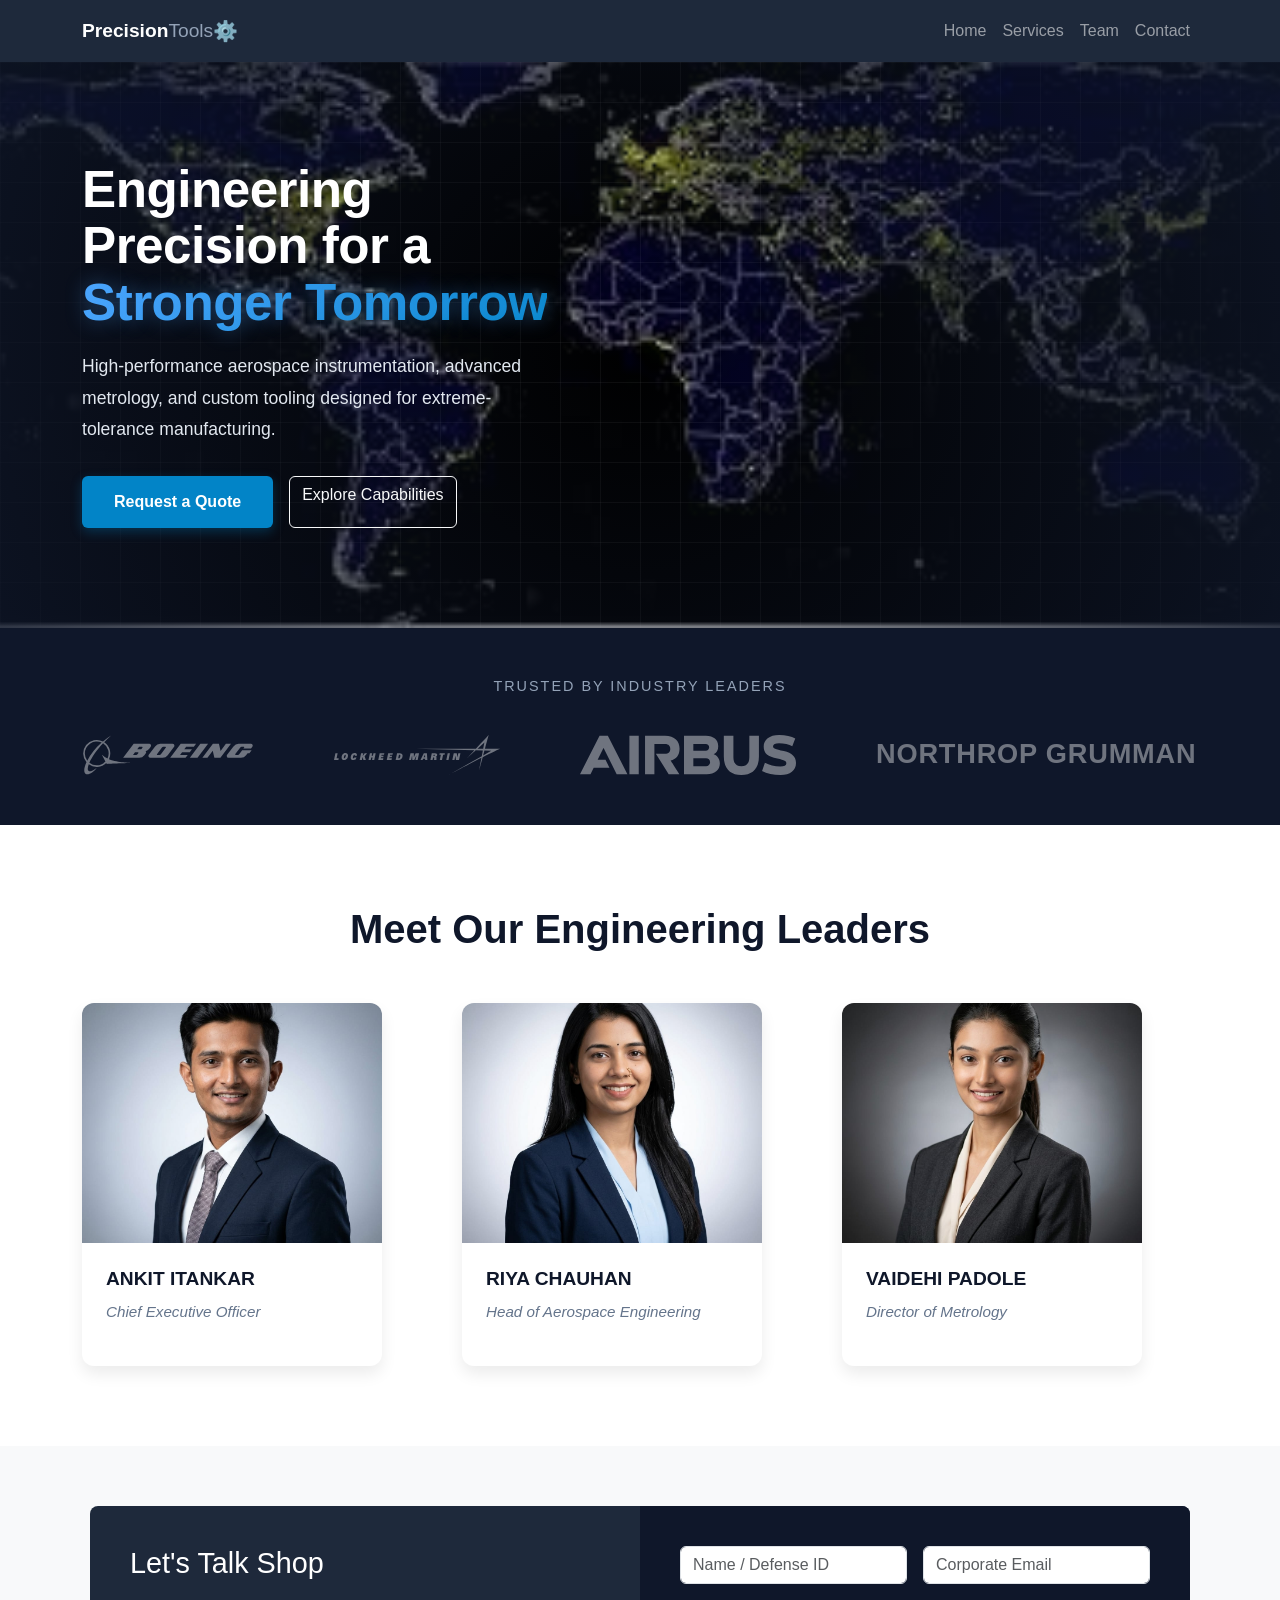
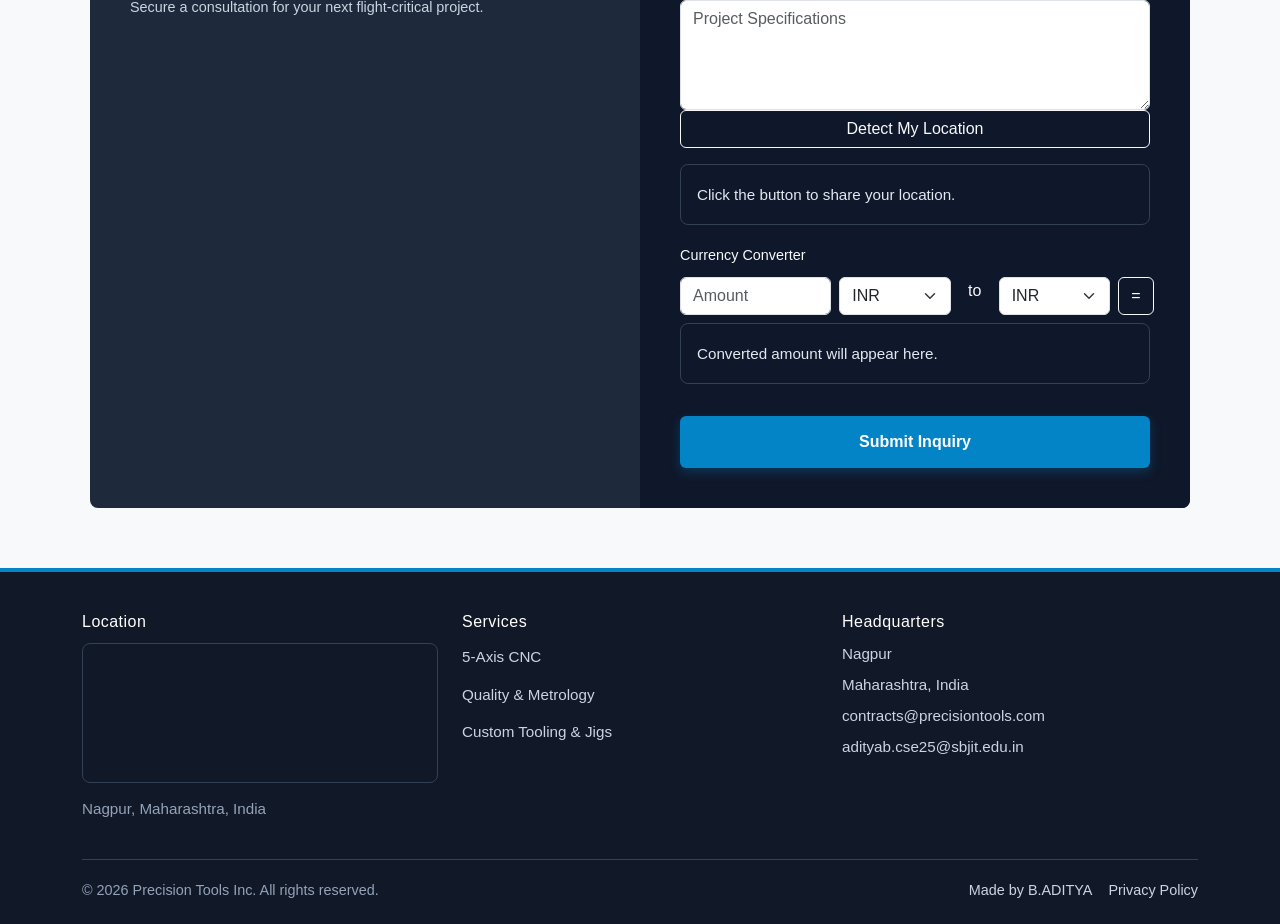
<file: index.html>
<!DOCTYPE html>
<html lang="en">

<head>
  <meta charset="UTF-8">
  <meta name="viewport" content="width=device-width, initial-scale=1.0">
  <title>Precision Tools Inc.</title>
  <link href="https://cdn.jsdelivr.net/npm/bootstrap@5.3.3/dist/css/bootstrap.min.css" rel="stylesheet">
  <link rel="stylesheet" href="css/style.css">
  <link rel="stylesheet" href="https://cdnjs.cloudflare.com/ajax/libs/font-awesome/6.4.0/css/all.min.css">
</head>
<body>
  <nav class="navbar navbar-expand-lg navbar-dark sticky-top">
    <div class="container">
      <a class="navbar-brand d-flex align-items-center" href="#home">
        <span class="logo-bold">Precision</span><span class="logo-light">Tools</span> ⚙️
      </a>
      <button class="navbar-toggler border-0" type="button" data-bs-toggle="collapse" data-bs-target="#navbarNav" aria-controls="navbarNav" aria-expanded="false" aria-label="Toggle navigation">
        <span class="navbar-toggler-icon"></span>
      </button>
      <div class="collapse navbar-collapse" id="navbarNav">
        <ul class="navbar-nav ms-auto align-items-lg-center">
          <li class="nav-item"><a class="nav-link" href="#home">Home</a></li>
          <li class="nav-item"><a class="nav-link" href="services.html">Services</a></li>
          <li class="nav-item"><a class="nav-link" href="#team">Team</a></li>
          <li class="nav-item"><a class="nav-link" href="#contact">Contact</a></li>
        </ul>
      </div>
    </div>
  </nav>
  <header id="home" class="hero">
    <div class="container">
      <h1>Engineering Precision for a <span class="highlight">Stronger Tomorrow</span></h1>
      <p>High-performance aerospace instrumentation, advanced metrology, and custom tooling designed for
        extreme-tolerance manufacturing.</p>
      <div class="d-flex gap-3">
        <a href="#contact" class="btn btn-primary">Request a Quote</a>
        <a href="services.html" class="btn btn-outline-light">Explore Capabilities</a>
      </div>
    </div>
  </header>

  <section class="trust-section">
    <div class="container">
      <h2>TRUSTED BY INDUSTRY LEADERS</h2>
      <div class="ticker-track">

        <a href="https://www.boeing.com" target="_blank" title="Visit Boeing">
          <img src="svg/boeing.svg" class="client-logo" alt="Boeing">
        </a>
        <a href="https://www.lockheedmartin.com" target="_blank" title="Visit Lockheed Martin">
          <img src="svg/lockheed.svg" class="client-logo" alt="Lockheed Martin">
        </a>
        <a href="https://www.airbus.com" target="_blank" title="Visit Airbus">
          <img src="svg/airbus.svg" class="client-logo" alt="Airbus">
        </a>
        <a href="https://www.northropgrumman.com" target="_blank" title="Visit Northrop Grumman">
          <img src="svg/northrop.svg" class="client-logo" alt="Northrop Grumman">
        </a>

        <a href="https://www.boeing.com" target="_blank" title="Visit Boeing">
          <img src="svg/boeing.svg" class="client-logo" alt="Boeing">
        </a>
        <a href="https://www.lockheedmartin.com" target="_blank" title="Visit Lockheed Martin">
          <img src="svg/lockheed.svg" class="client-logo" alt="Lockheed Martin">
        </a>
        <a href="https://www.airbus.com" target="_blank" title="Visit Airbus">
          <img src="svg/airbus.svg" class="client-logo" alt="Airbus">
        </a>
        <a href="https://www.northropgrumman.com" target="_blank" title="Visit Northrop Grumman">
          <img src="svg/northrop.svg" class="client-logo" alt="Northrop Grumman">
        </a>
      </div>
    </div>
  </div>
  </section>

  <section id="team" class="team-section">
    <div class="container">
      <h2>Meet Our Engineering Leaders</h2>
      <div class="row row-cols-1 row-cols-md-3 g-4 justify-content-center">

        <div class="col">
          <div class="team-card">
            <img src="images/ANKIT.jpeg" alt="ANKIT ITANKAR">
            <div class="card-info">
              <h3>ANKIT ITANKAR</h3>
              <p>Chief Executive Officer</p>
            </div>
          </div>
        </div>

        <div class="col">
          <div class="team-card">
            <img src="images/RIYA.jpeg" alt="RIYA CHAUHAN">
            <div class="card-info">
              <h3>RIYA CHAUHAN</h3>
              <p>Head of Aerospace Engineering</p>
            </div>
          </div>
        </div>

        <div class="col">
          <div class="team-card">
            <img src="images/VAIDHAI.jpeg" alt="VAIDEHI PADOLE">
            <div class="card-info">
              <h3>VAIDEHI PADOLE</h3>
              <p>Director of Metrology</p>
            </div>
          </div>
        </div>

      </div>
    </div>
  </section>

  <section id="contact" class="contact-section">
    <div class="container contact-container">
      <div class="row g-4">
        <div class="col-lg-6 contact-text">
          <h2>Let's Talk Shop</h2>
          <p>Secure a consultation for your next flight-critical project.</p>
        </div>
        <div class="col-lg-6 contact-form">
          <form action="#">
            <div class="row g-3 mb-3">
              <div class="col">
                <input type="text" class="form-control" placeholder="Name / Defense ID" required>
              </div>
              <div class="col">
                <input type="email" class="form-control" placeholder="Corporate Email" required>
              </div>
            </div>
            <textarea class="form-control" placeholder="Project Specifications" rows="4" required></textarea>
            <div class="mb-3">
              <button type="button" class="btn btn-outline-light w-100" id="detectLocationBtn">Detect My Location</button>
              <div id="locationOutput" class="location-output mt-3">Click the button to share your location.</div>
            </div>
            <div class="mb-3">
              <label class="form-label text-light">Currency Converter</label>
              <div class="row g-2">
                <div class="col-4">
                  <input type="number" class="form-control" id="amountInput" placeholder="Amount" step="0.01">
                </div>
                <div class="col-3">
                  <select class="form-select" id="fromCurrency">
                    <option value="USD">USD</option>
                    <option value="EUR">EUR</option>
                    <option value="INR" selected>INR</option>
                  </select>
                </div>
                <div class="col-1 text-center text-light">to</div>
                <div class="col-3">
                  <select class="form-select" id="toCurrency">
                    <option value="INR" selected>INR</option>
                    <option value="USD">USD</option>
                    <option value="EUR">EUR</option>
                  </select>
                </div>
                <div class="col-1">
                  <button type="button" class="btn btn-outline-light" id="convertBtn">=</button>
                </div>
              </div>
              <div id="conversionResult" class="location-output mt-2">Converted amount will appear here.</div>
            </div>
            <button type="submit" class="btn btn-primary w-100 mt-3">Submit Inquiry</button>
          </form>
        </div>
      </div>
    </div>
  </section>

  <footer class="footer footer-compact">
    <div class="container">
      <div class="row gx-4 gy-4 footer-grid">
        <div class="col-12 col-md-4 footer-map">
          <h4>Location</h4>
          <div class="map-frame">
            <iframe src="https://maps.google.com/maps?q=Nagpur%2C+Maharashtra%2C+India&z=15&output=embed" allowfullscreen="" loading="lazy"></iframe>
          </div>
          <p class="map-address">Nagpur, Maharashtra, India</p>
        </div>

        <div class="col-12 col-md-4 footer-links">
          <h4>Services</h4>
          <ul>
            <li><a href="services.html">5-Axis CNC</a></li>
            <li><a href="services.html">Quality & Metrology</a></li>
            <li><a href="services.html">Custom Tooling & Jigs</a></li>
          </ul>
        </div>

        <div class="col-12 col-md-4 footer-contact">
          <h4>Headquarters</h4>
          <p class="footer-contact-line">Nagpur</p>
          <p class="footer-contact-line">Maharashtra, India</p>
          <p class="footer-contact-line footer-contact-email">contracts@precisiontools.com</p>
          <p class="footer-contact-line footer-contact-email">adityab.cse25@sbjit.edu.in</p>
        </div>
      </div>

      <div class="footer-bottom">
        <p>© 2026 Precision Tools Inc. All rights reserved.</p>
        <div class="legal-links">
          <a href="#">Made by B.ADITYA</a>
          <a href="#">Privacy Policy</a>
        </div>
      </div>
    </div>
  </footer>  
  <script src="https://cdn.jsdelivr.net/npm/bootstrap@5.3.3/dist/js/bootstrap.bundle.min.js"></script>
  <script src="js/app.js"></script>

</body>

</html>
</file>
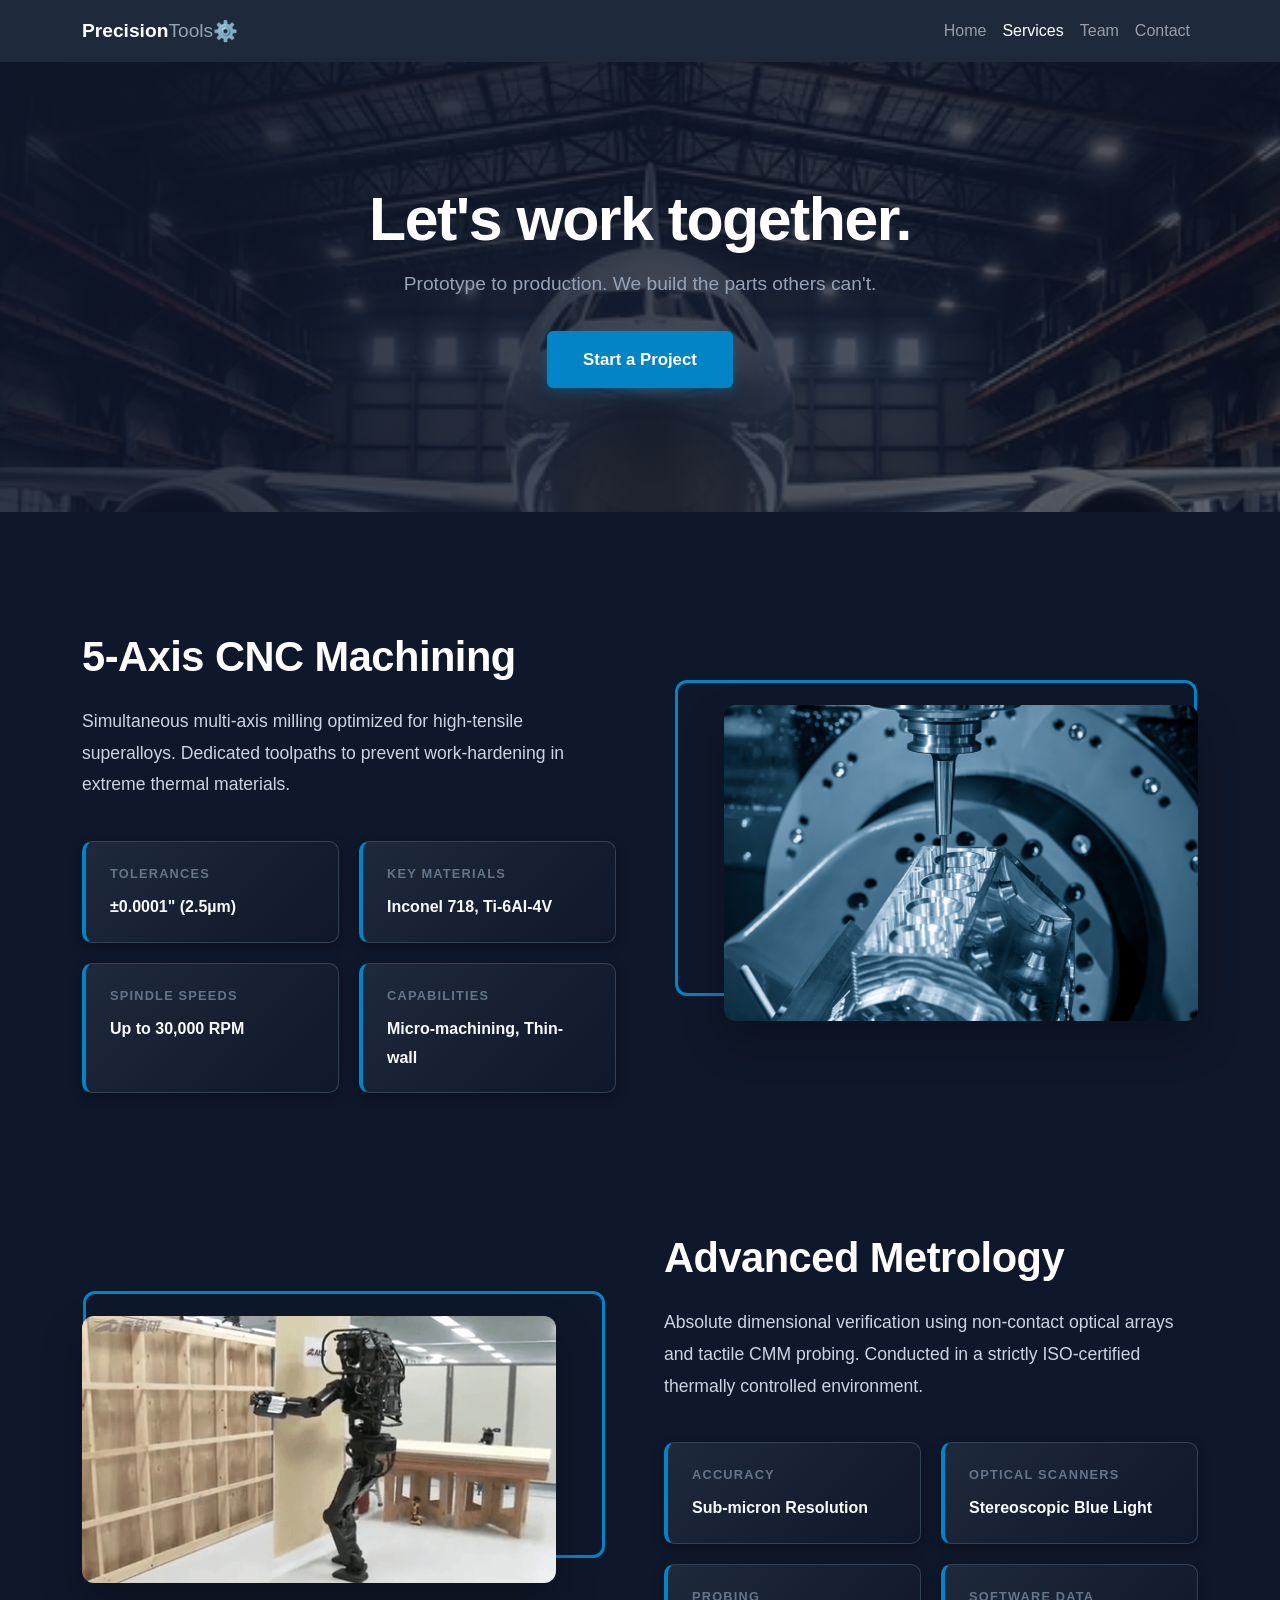
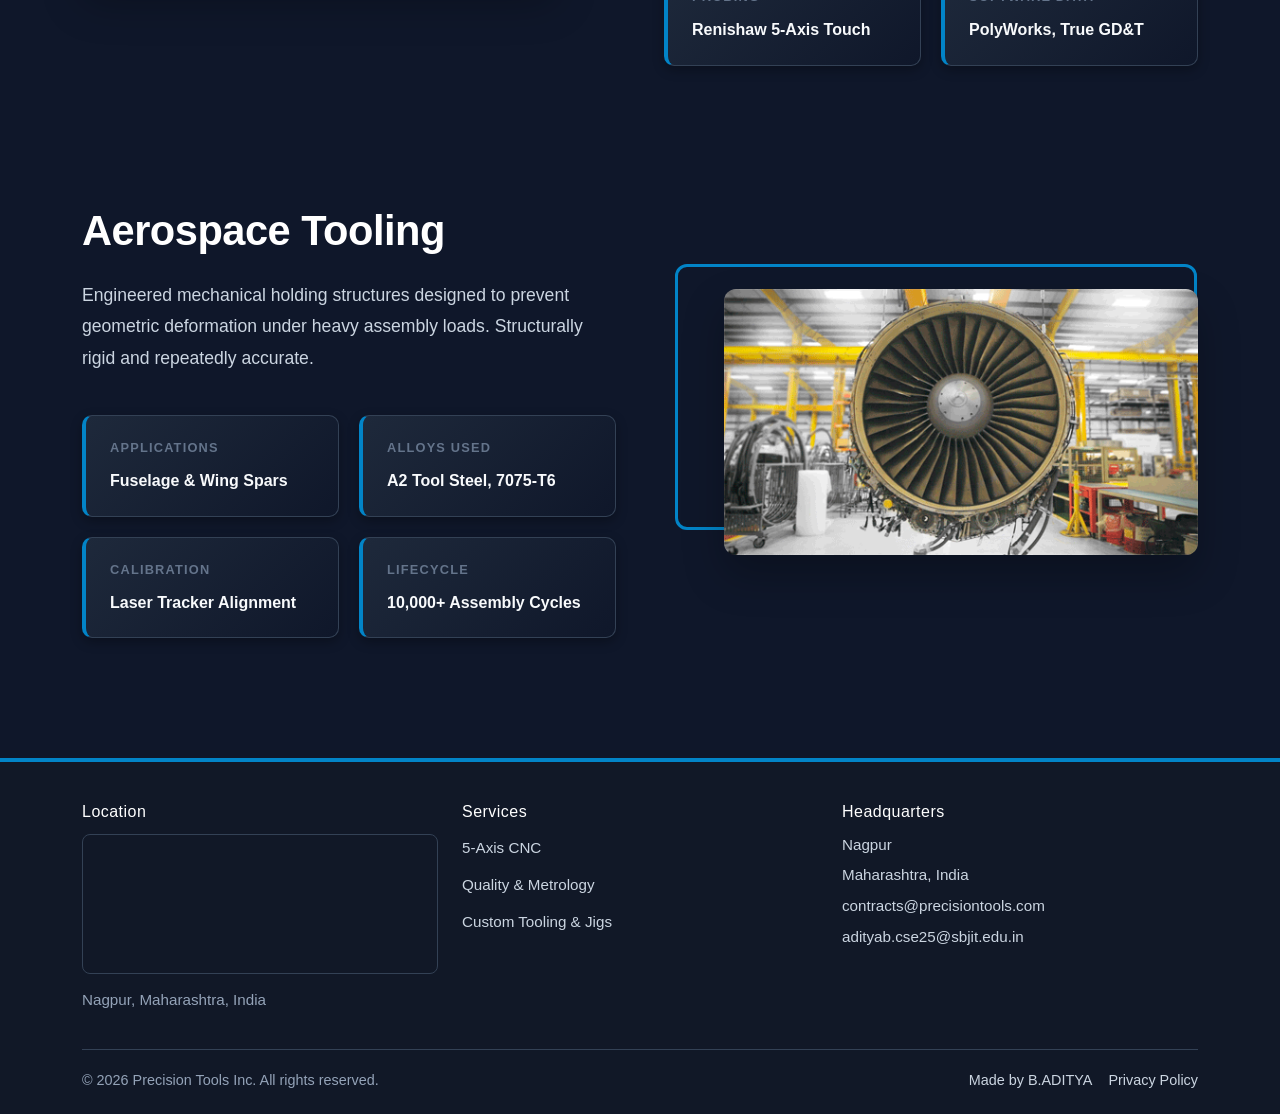
<file: services.html>
<!DOCTYPE html>
<html lang="en">

<head>
  <meta charset="UTF-8">
  <meta name="viewport" content="width=device-width, initial-scale=1.0">
  <title>Services | Precision Tools Inc.</title>
  <link href="https://cdn.jsdelivr.net/npm/bootstrap@5.3.3/dist/css/bootstrap.min.css" rel="stylesheet">
  <link rel="stylesheet" href="css/style.css">
  <link rel="stylesheet" href="css/services.css">
  <link rel="stylesheet" href="https://cdnjs.cloudflare.com/ajax/libs/font-awesome/6.4.0/css/all.min.css">
</head>

<body>

  <nav class="navbar navbar-expand-lg navbar-dark sticky-top">
    <div class="container">
      <a class="navbar-brand d-flex align-items-center" href="index.html">
        <span class="logo-bold">Precision</span><span class="logo-light">Tools</span> ⚙️
      </a>
      <button class="navbar-toggler border-0" type="button" data-bs-toggle="collapse" data-bs-target="#navbarNav" aria-controls="navbarNav" aria-expanded="false" aria-label="Toggle navigation">
        <span class="navbar-toggler-icon"></span>
      </button>
      <div class="collapse navbar-collapse" id="navbarNav">
        <ul class="navbar-nav ms-auto align-items-lg-center">
          <li class="nav-item"><a class="nav-link" href="index.html#home">Home</a></li>
          <li class="nav-item"><a class="nav-link active" aria-current="page" href="services.html">Services</a></li>
          <li class="nav-item"><a class="nav-link" href="index.html#team">Team</a></li>
          <li class="nav-item"><a class="nav-link" href="index.html#contact">Contact</a></li>
        </ul>
      </div>
    </div>
  </nav>

  <header class="srv-header">
    <div class="srv-header-content">
      <h1 class="srv-title">Let's work together.</h1>
      <p class="srv-subtitle">Prototype to production. We build the parts others can't.</p>
      <a href="index.html#contact" class="btn btn-primary">Start a Project</a>
    </div>
  </header>

  <main>
    <section class="srv-wrap">
      <div class="container">

      <article class="srv-feature row align-items-center g-5">
        <div class="col-lg-6">
          <h2>5-Axis CNC Machining</h2>
          <p>Simultaneous multi-axis milling optimized for high-tensile superalloys. Dedicated toolpaths to prevent
            work-hardening in extreme thermal materials.</p>
          <div class="spec-grid">
            <div class="spec-card">
              <span class="spec-title">Tolerances</span>
              <span class="spec-value">±0.0001" (2.5µm)</span>
            </div>
            <div class="spec-card">
              <span class="spec-title">Key Materials</span>
              <span class="spec-value">Inconel 718, Ti-6Al-4V</span>
            </div>
            <div class="spec-card">
              <span class="spec-title">Spindle Speeds</span>
              <span class="spec-value">Up to 30,000 RPM</span>
            </div>
            <div class="spec-card">
              <span class="spec-title">Capabilities</span>
              <span class="spec-value">Micro-machining, Thin-wall</span>
            </div>
          </div>
        </div>
        <div class="col-lg-6 srv-image-box">
          <div class="srv-decorator"></div>
          <img src="images/5-Axis.png" alt="5-Axis CNC Machining" class="srv-image">
        </div>
      </article>

      <article class="srv-feature row align-items-center g-5">
        <div class="col-lg-6">
          <h2>Advanced Metrology</h2>
          <p>Absolute dimensional verification using non-contact optical arrays and tactile CMM probing. Conducted in a
            strictly ISO-certified thermally controlled environment.</p>
          <div class="spec-grid">
            <div class="spec-card">
              <span class="spec-title">Accuracy</span>
              <span class="spec-value">Sub-micron Resolution</span>
            </div>
            <div class="spec-card">
              <span class="spec-title">Optical Scanners</span>
              <span class="spec-value">Stereoscopic Blue Light</span>
            </div>
            <div class="spec-card">
              <span class="spec-title">Probing</span>
              <span class="spec-value">Renishaw 5-Axis Touch</span>
            </div>
            <div class="spec-card">
              <span class="spec-title">Software Data</span>
              <span class="spec-value">PolyWorks, True GD&T</span>
            </div>
          </div>
        </div>
        <div class="col-lg-6 srv-image-box">
          <div class="srv-decorator"></div>
          <img src="images/Metrology.gif" alt="Precision Metrology" class="srv-image">
        </div>
      </article>

      <article class="srv-feature row align-items-center g-5">
        <div class="col-lg-6">
          <h2>Aerospace Tooling</h2>
          <p>Engineered mechanical holding structures designed to prevent geometric deformation under heavy assembly
            loads. Structurally rigid and repeatedly accurate.</p>
          <div class="spec-grid">
            <div class="spec-card">
              <span class="spec-title">Applications</span>
              <span class="spec-value">Fuselage & Wing Spars</span>
            </div>
            <div class="spec-card">
              <span class="spec-title">Alloys Used</span>
              <span class="spec-value">A2 Tool Steel, 7075-T6</span>
            </div>
            <div class="spec-card">
              <span class="spec-title">Calibration</span>
              <span class="spec-value">Laser Tracker Alignment</span>
            </div>
            <div class="spec-card">
              <span class="spec-title">Lifecycle</span>
              <span class="spec-value">10,000+ Assembly Cycles</span>
            </div>
          </div>
        </div>
        <div class="col-lg-6 srv-image-box">
          <div class="srv-decorator"></div>
          <img src="images/Aerospace.gif" alt="Aerospace Tooling" class="srv-image">
        </div>
      </article>

      </div>
    </section>
  </main>

  <footer class="footer footer-compact">
    <div class="container">
      <div class="row gx-4 gy-4 footer-grid">
        <div class="col-12 col-md-4 footer-map">
          <h4>Location</h4>
          <div class="map-frame">
            <iframe src="https://maps.google.com/maps?q=Nagpur%2C+Maharashtra%2C+India&z=15&output=embed" allowfullscreen="" loading="lazy"></iframe>
          </div>
          <p class="map-address">Nagpur, Maharashtra, India</p>
        </div>

        <div class="col-12 col-md-4 footer-links">
          <h4>Services</h4>
          <ul>
            <li><a href="services.html">5-Axis CNC</a></li>
            <li><a href="services.html">Quality & Metrology</a></li>
            <li><a href="services.html">Custom Tooling & Jigs</a></li>
          </ul>
        </div>

        <div class="col-12 col-md-4 footer-contact">
          <h4>Headquarters</h4>
          <p class="footer-contact-line">Nagpur</p>
          <p class="footer-contact-line">Maharashtra, India</p>
          <p class="footer-contact-line footer-contact-email">contracts@precisiontools.com</p>
          <p class="footer-contact-line footer-contact-email">adityab.cse25@sbjit.edu.in</p>
        </div>
      </div>

      <div class="footer-bottom">
        <p>© 2026 Precision Tools Inc. All rights reserved.</p>
        <div class="legal-links">
          <a href="#">Made by B.ADITYA</a>
          <a href="#">Privacy Policy</a>
        </div>
      </div>
    </div>
  </footer>  

  <script src="https://cdn.jsdelivr.net/npm/bootstrap@5.3.3/dist/js/bootstrap.bundle.min.js"></script>
</body>
</html>
</file>
<file: css/style.css>
* { margin: 0; padding: 0; box-sizing: border-box; }
html { scroll-behavior: smooth; }
body { 
  font-family: 'Segoe UI', Tahoma, Geneva, Verdana, sans-serif; color: #333; line-height: 1.8; background-color: #f8f9fa; 
}
a { text-decoration: none; }
ul { list-style: none; }
button { cursor: pointer; }

.navbar { background-color: #1e293b; }
.logo-bold { font-weight: bold; font-size: 1.2rem; }
.logo-light { 
  font-weight: 300; font-size: 1.2rem; color: #94a3b8; 
}

.hero {
  background: radial-gradient(circle at center, transparent 0%, rgba(15, 23, 42, 0.8) 100%),
    linear-gradient(rgba(255, 255, 255, 0.05) 1px, transparent 1px),
    linear-gradient(90deg, rgba(255, 255, 255, 0.05) 1px, transparent 1px),
    url(../images/front.jpg) center center / cover no-repeat;
  background-size: auto, 40px 40px, 40px 40px, cover;
  background-color: #0f172a; color: white; padding: 100px 20px; overflow: hidden;
}
.hero h1 { 
  font-size: 3.2rem; max-width: 500px; line-height: 1.1; margin-bottom: 20px; font-weight: 800; letter-spacing: -0.5px; 
}
.highlight { 
  color: #4da6ff; text-shadow: 0 0 20px rgba(77, 166, 255, 0.4); background: linear-gradient(135deg, #4da6ff, #0284c7); -webkit-background-clip: text; -webkit-text-fill-color: transparent; background-clip: text; 
}
.hero p { 
  max-width: 450px; margin-bottom: 30px; color: #e2e8f0; font-size: 1.1rem; font-weight: 300; 
}
.btn-primary { background-color: #0284c7; color: white; padding: 14px 32px; border: none; border-radius: 6px; font-size: 1rem; font-weight: 600; transition: all 0.3s ease; box-shadow: 0 4px 12px rgba(2, 132, 199, 0.3); }
.btn-primary:hover { background-color: #0369a1; transform: translateY(-2px); box-shadow: 0 6px 16px rgba(2, 132, 199, 0.5); }

.trust-section { 
  text-align: center; padding: 50px 20px; background-color: #0f172a; overflow: hidden; 
}
.trust-section h2 { 
  font-size: 0.9rem; color: #94a3b8; margin-bottom: 40px; letter-spacing: 2px; 
}
.ticker-track { 
  display: flex; align-items: center; gap: 80px; padding-right: 80px; width: max-content; 
  animation: scrollLeft 25s linear infinite; 
}
.client-logo { 
  height: 40px; width: auto; filter: brightness(0) invert(1) opacity(40%); transition: all 0.4s ease; 
}
a:hover .client-logo { 
  filter: brightness(0) invert(1) opacity(100%); transform: scale(1.05); 
}
@keyframes scrollLeft { 
  0% { transform: translateX(0); } 100% { transform: translateX(-50%); } 
}
.ticker-track:hover { animation-play-state: paused; }

.team-section { 
  background-color: white; padding: 80px 20px; text-align: center; 
}
.team-section h2 { 
  font-size: 2.5rem; margin-bottom: 50px; font-weight: 800; color: #0f172a; 
}
.team-card { 
  background-color: white; border-radius: 12px; overflow: hidden; 
  box-shadow: 0 8px 16px rgba(0, 0, 0, 0.08); width: 300px; text-align: left; transition: all 0.4s ease; 
}
.team-card:hover { transform: translateY(-8px); box-shadow: 0 12px 24px rgba(0, 0, 0, 0.15); }
.team-card img { 
  width: 100%; height: 240px; object-fit: cover; 
}
.card-info { padding: 24px; }
.card-info h3 { margin-bottom: 8px; font-size: 1.2rem; color: #0f172a; font-weight: 700; }
.card-info p { 
  color: #64748b; font-size: 0.95rem; font-style: italic; 
}

.contact-section { 
  background-color: #f8f9fa; padding: 60px 20px; 
}
.contact-container { 
  max-width: 1100px; margin: 0 auto; background-color: #1e293b; 
  border-radius: 8px; overflow: hidden; color: white; 
}
.contact-text { padding: 40px; }
.contact-text h2 { 
  font-size: 1.8rem; margin-bottom: 15px; 
}
.contact-text p { 
  color: #cbd5e1; font-size: 0.9rem; 
}
.contact-form { padding: 40px; background-color: #0f172a; }
input, textarea { 
  background-color: #1e293b; border: 2px solid #334155; color: white; 
  border-radius: 6px; font-family: inherit; padding: 12px 14px; font-size: 0.95rem; transition: all 0.3s ease; 
}
input:focus, textarea:focus { outline: none; border-color: #0284c7; box-shadow: 0 0 12px rgba(2, 132, 199, 0.2); background-color: #1e293b; }
.location-output { 
  background-color: #0f172a; border: 1px solid #334155; border-radius: 8px; 
  padding: 16px; color: #e2e8f0; min-height: 58px; font-size: 0.95rem; 
}
.form-label { font-size: 0.9rem; margin-bottom: 8px; }

.footer { 
  background-color: #111827; color: #cbd5e1; padding: 80px 20px 40px 20px; 
  font-size: 0.95rem; border-top: 4px solid #0284c7; 
}
.footer-brand p { margin-top: 15px; max-width: 300px; }
.footer h4 { color: white; margin-bottom: 15px; }
.footer-links ul { list-style: none; padding: 0; margin: 0; }
.footer.footer-compact { padding: 40px 20px 20px 20px; }
.footer-grid { align-items: start; }
.footer-links ul li { margin-bottom: 10px; }
.footer-links h4, .footer-map h4, .footer-contact h4 { 
  color: white; margin-bottom: 12px; font-size: 1rem; letter-spacing: 0.03em; 
}
.footer-links a { 
  color: #cbd5e1; transition: all 0.3s ease; font-size: 0.95rem; 
}
.footer-links a:hover { color: #4da6ff; padding-left: 4px; }
.footer-map { min-height: 220px; }
.map-address { 
  color: #94a3b8; margin-top: 12px; font-size: 0.95rem; 
}
.footer-contact { color: #cbd5e1; }
.footer-contact-line { 
  margin-bottom: 8px; font-size: 0.95rem; line-height: 1.5; 
}
.footer-contact-email { color: #cbd5e1; }
.map-frame { 
  width: 100%; height: 140px; border-radius: 8px; overflow: hidden; border: 1px solid #334155; 
}
.map-frame iframe { width: 100%; height: 100%; border: 0; display: block; }
.footer-bottom { 
  border-top: 1px solid #334155; padding-top: 18px; margin-top: 20px; 
  display: flex; flex-wrap: wrap; gap: 12px; justify-content: space-between; align-items: center; 
}
.footer-bottom p { 
  color: #94a3b8; font-size: 0.9rem; margin: 0; 
}
.legal-links { 
  display: flex; gap: 16px; flex-wrap: wrap; 
}
.legal-links a { color: #cbd5e1; font-size: 0.9rem; }

@media (max-width: 768px) { 
  .hero h1 { font-size: 2.2rem; } 
  .team-section h2 { font-size: 1.8rem; }
  .contact-text, .contact-form { padding: 24px; } 
  .team-card { width: 100%; }
}
</file>
<file: css/services.css>
.srv-header {
  position: relative; min-height: 50vh; display: flex; align-items: center; justify-content: center;
  background: linear-gradient(135deg, rgba(15, 23, 42, 0.95) 0%, rgba(15, 23, 42, 0.6) 100%),
    url(../images/header.jpg) no-repeat center center/cover;
  background-attachment: fixed;
}
.srv-header-content { 
  position: relative; z-index: 1; text-align: center; color: #fff; padding: 0 20px; 
}
.srv-title { 
  font-size: 3.8rem; font-weight: 900; letter-spacing: -1.5px; margin-bottom: 15px; line-height: 1.1; 
}
.srv-subtitle { 
  font-size: 1.2rem; color: #94a3b8; max-width: 650px; margin: 0 auto; line-height: 1.7; font-weight: 300; 
}
.srv-header .btn { 
  margin-top: 30px; font-size: 1.05rem; padding: 16px 36px; background-color: #0284c7; color: white; border: none; border-radius: 6px; font-weight: 600; cursor: pointer; transition: all 0.3s ease; box-shadow: 0 4px 12px rgba(2, 132, 199, 0.3); 
}
.srv-header .btn:hover { background-color: #0369a1; transform: translateY(-2px); box-shadow: 0 6px 16px rgba(2, 132, 199, 0.5); }

.srv-wrap { 
  background-color: #0f172a; padding: 120px 20px; overflow: hidden; 
}
.srv-feature { margin-bottom: 140px; display: flex; gap: 60px; align-items: center; }
.srv-feature:last-child { margin-bottom: 0; }
.srv-feature:nth-child(even) { flex-direction: row-reverse; }

.srv-image-box { position: relative; flex: 1; min-width: 300px; }
.srv-image { 
  width: 100%; border-radius: 12px; box-shadow: 0 20px 40px rgba(0, 0, 0, 0.25); 
  display: block; position: relative; z-index: 2; transition: transform 0.4s ease; 
}
.srv-image-box:hover .srv-image { transform: scale(1.02); }
.srv-decorator { 
  position: absolute; top: -25px; left: -25px; right: 25px; bottom: 25px; 
  border: 3px solid #0284c7; border-radius: 12px; z-index: 1; 
  transition: all 0.4s cubic-bezier(0.4, 0, 0.2, 1); 
}
.srv-feature:hover .srv-decorator { 
  top: -10px; left: -10px; box-shadow: 0 0 30px rgba(2, 132, 199, 0.2); 
}
.srv-feature:nth-child(even) .srv-decorator { 
  left: 25px; right: -25px; 
}

.srv-feature h2 { 
  font-size: 2.6rem; color: #ffffff; margin-bottom: 24px; line-height: 1.2; font-weight: 800; letter-spacing: -0.5px; 
}
.srv-feature p { 
  color: #cbd5e1; font-size: 1.1rem; line-height: 1.8; margin-bottom: 30px; 
}

.spec-grid { 
  display: grid; grid-template-columns: 1fr 1fr; gap: 20px; margin-top: 40px; 
}
.spec-card { 
  background: linear-gradient(135deg, #1e293b 0%, #0f172a 100%); border: 1px solid #334155; border-radius: 10px; 
  padding: 20px 24px; box-shadow: 0 4px 12px rgba(0, 0, 0, 0.3); border-left: 4px solid #0284c7; 
  transition: all 0.3s ease; position: relative; overflow: hidden; 
}
.spec-card::before { content: ''; position: absolute; top: 0; left: 0; right: 0; bottom: 0; background: linear-gradient(135deg, rgba(2, 132, 199, 0.1) 0%, transparent 100%); opacity: 0; transition: opacity 0.3s ease; }
.spec-card:hover { 
  border-left-color: #4da6ff; transform: translateX(6px) translateY(-4px); 
  box-shadow: 0 8px 20px rgba(2, 132, 199, 0.2); 
}
.spec-card:hover::before { opacity: 1; }
.spec-title { 
  display: block; font-size: 0.8rem; text-transform: uppercase; color: #64748b; 
  letter-spacing: 1.2px; font-weight: 700; margin-bottom: 8px; 
}
.spec-value { 
  display: block; font-size: 1rem; color: #f8fafc; font-weight: 600; 
}
</file>
